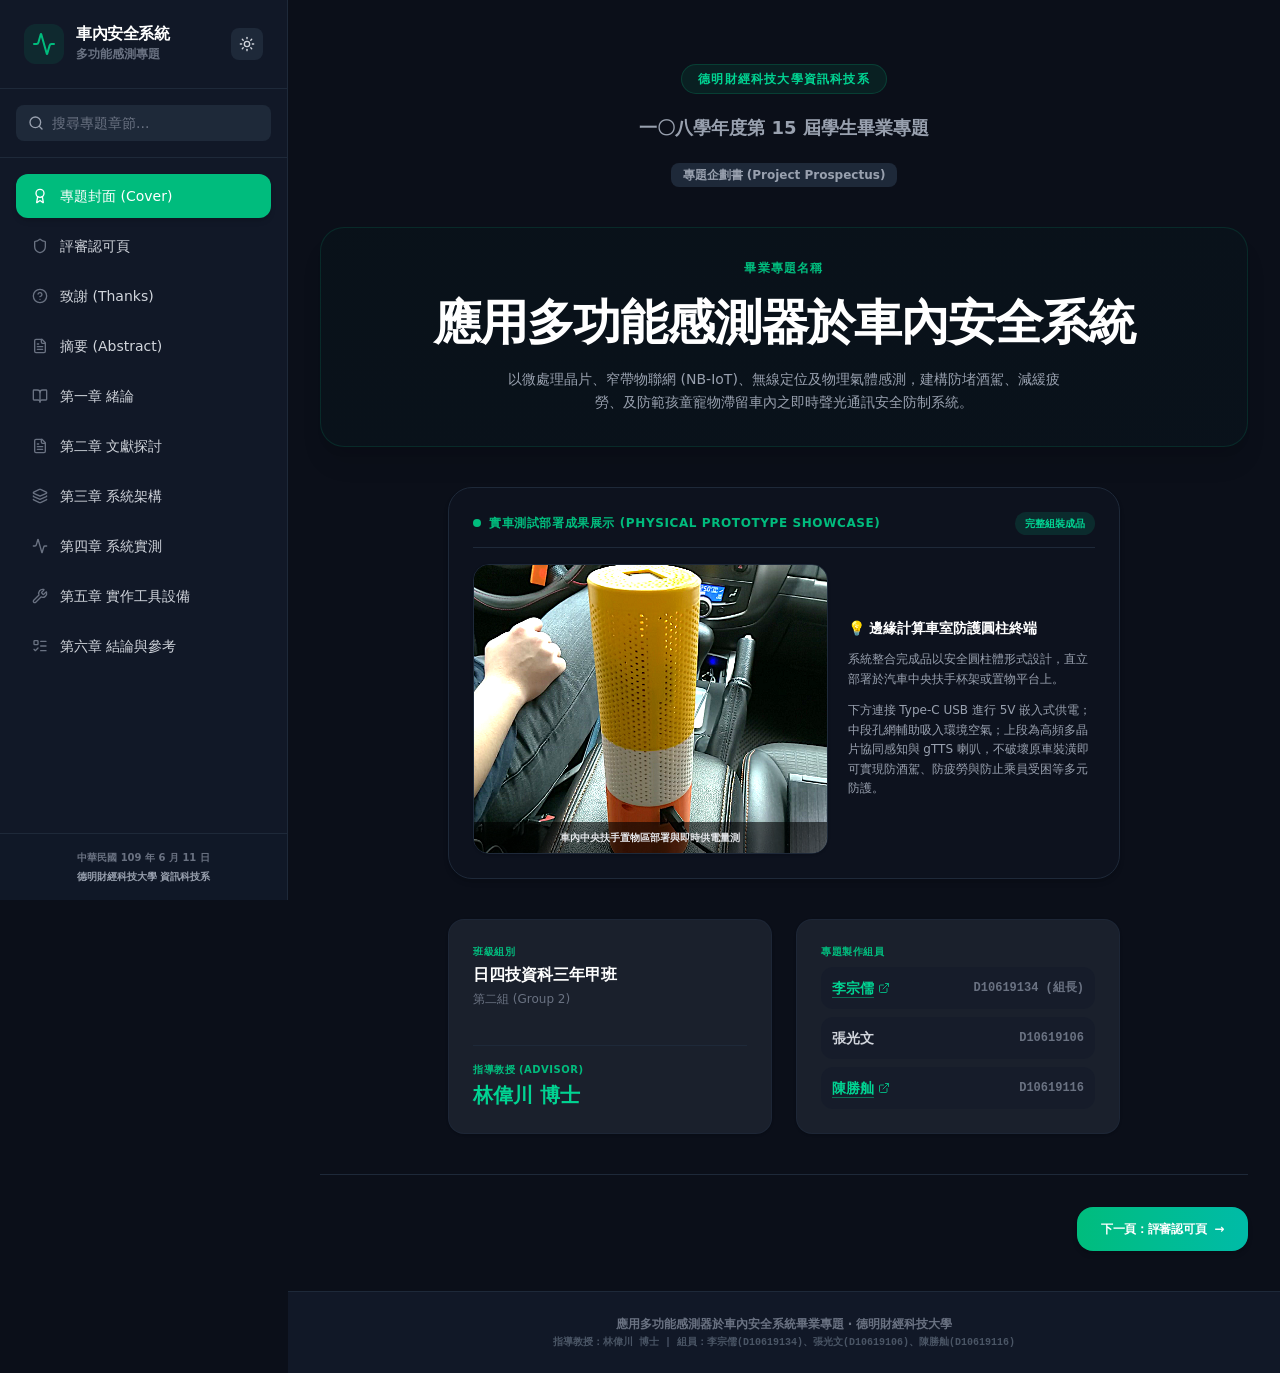
<file: Integrated-In-vehicle-safety-systems/index.html>
<!doctype html>
<html lang="en">
  <head>
    <meta charset="UTF-8" />
    <meta name="viewport" content="width=device-width, initial-scale=1.0" />
    <title>應用多功能感測器於車內安全系統</title>
    <script type="module" crossorigin src="./assets/index-BaTR_G-h.js"></script>
    <link rel="stylesheet" crossorigin href="./assets/index-CASXjeSy.css">
  </head>
  <body>
    <div id="root"></div>
  </body>
</html>
</file>
